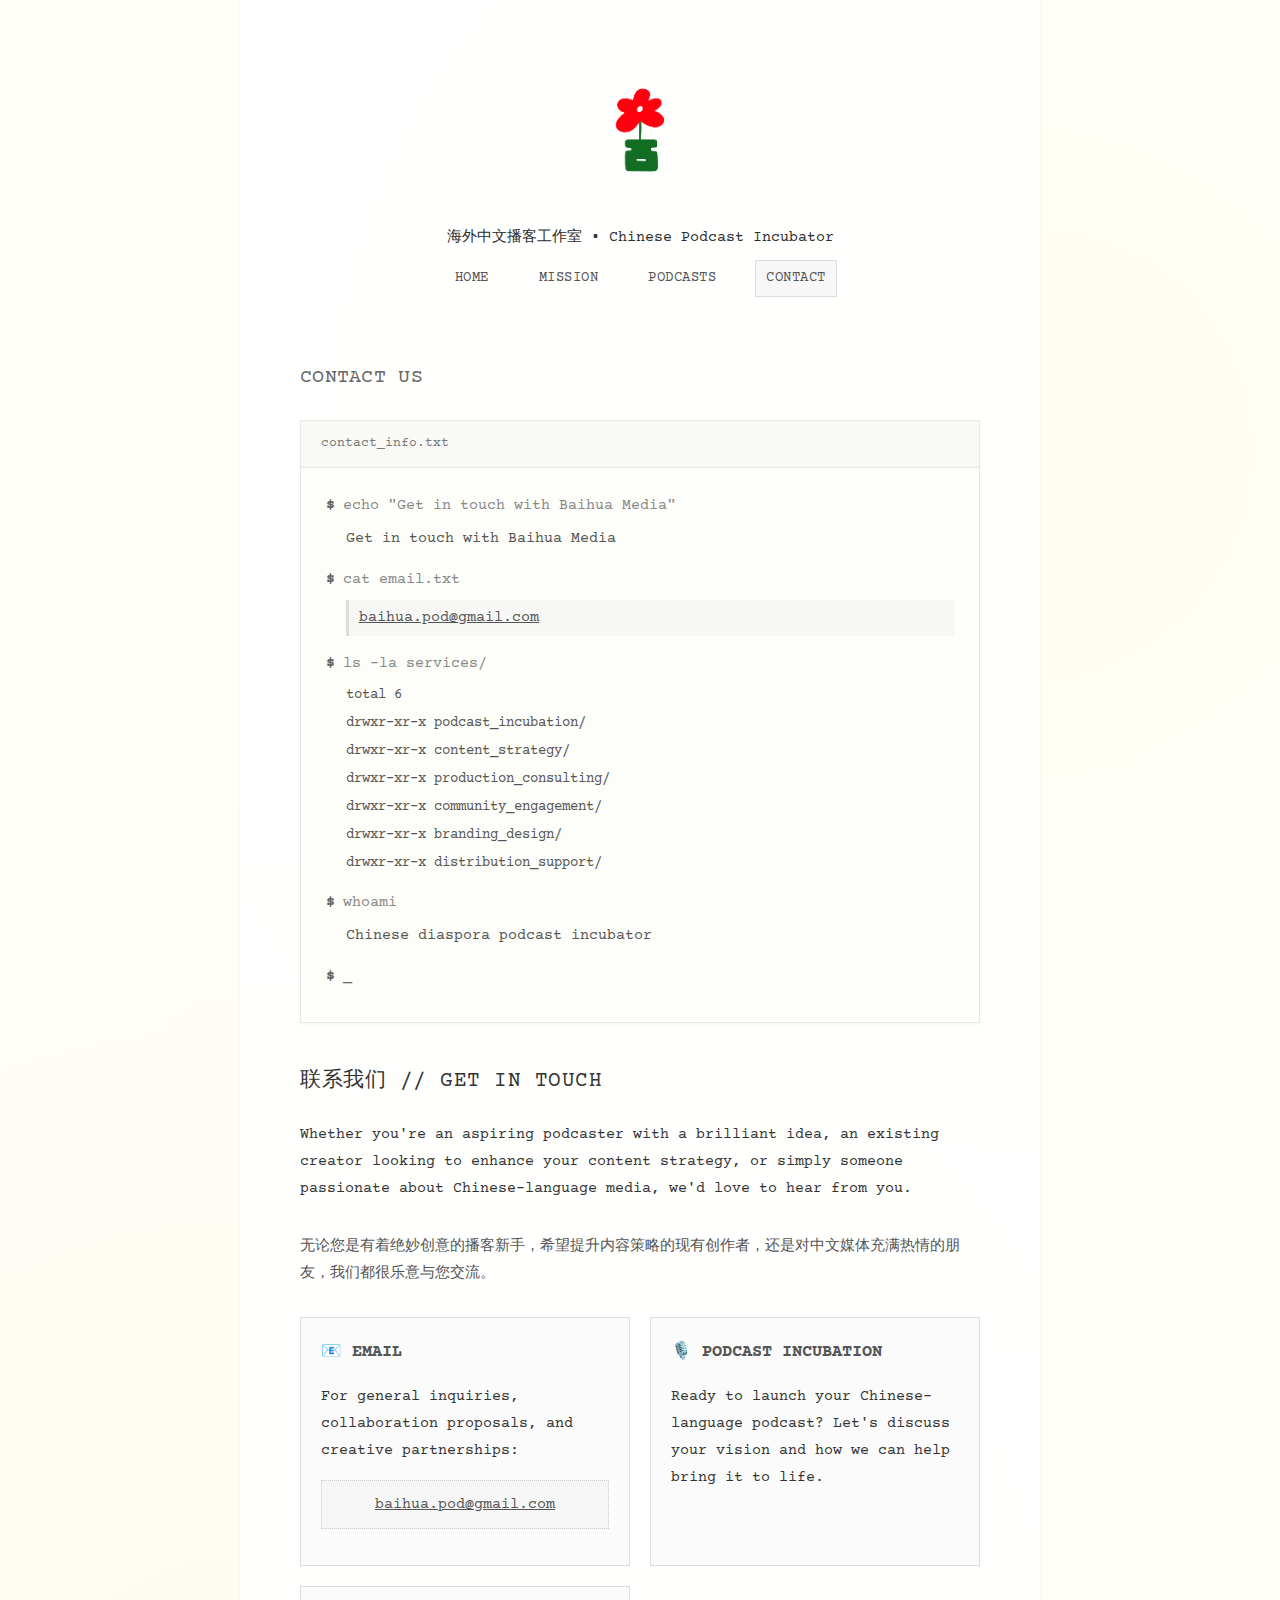
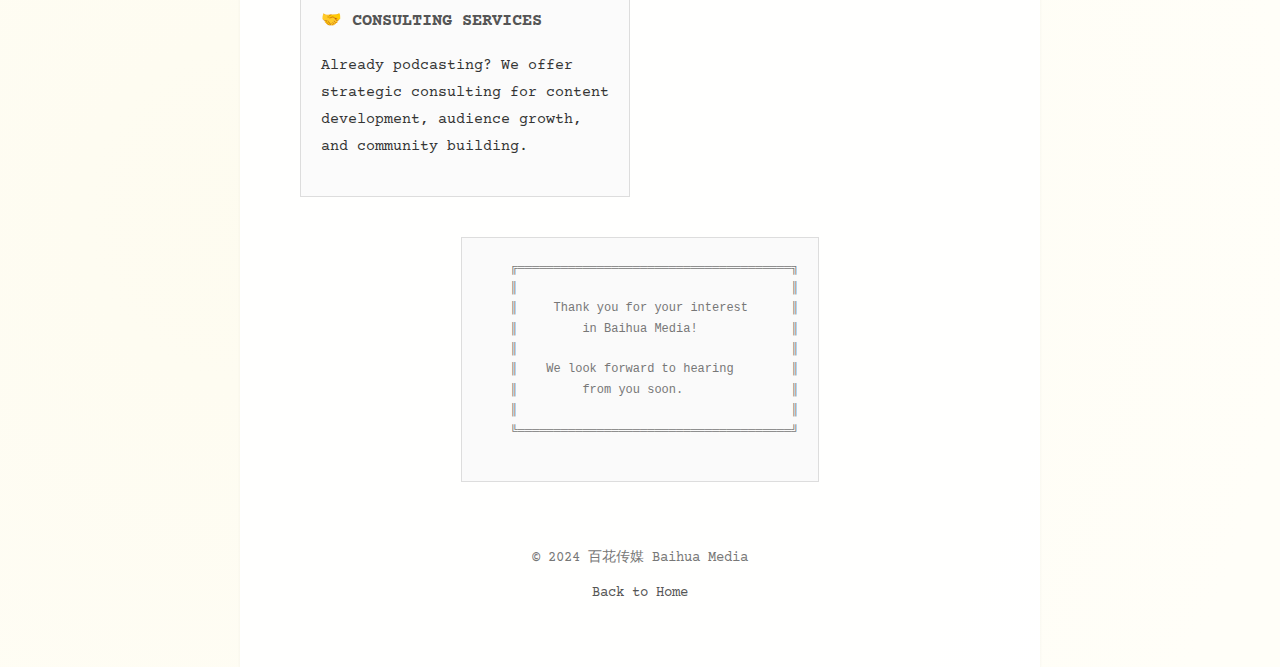
<file: contact.html>
<!DOCTYPE html>
<html lang="en">
<head>
    <meta charset="UTF-8">
    <meta name="viewport" content="width=device-width, initial-scale=1.0">
    <title>Contact - 百花传媒 Baihua Media</title>
    <link rel="preconnect" href="https://fonts.googleapis.com">
    <link rel="preconnect" href="https://fonts.gstatic.com" crossorigin>
    <link href="https://fonts.googleapis.com/css2?family=Courier+Prime:ital,wght@0,400;0,700;1,400&family=Special+Elite&display=swap" rel="stylesheet">
    <link rel="stylesheet" href="style.css">
</head>
<body>
    <div class="container">
        <header>
            <div class="typewriter-header">
                <img src="logo/icon/Icon-color.png" alt="百花传媒 Baihua Media" class="logo">
                <p class="subtitle">海外中文播客工作室 • Chinese Podcast Incubator</p>
            </div>
            <nav>
                <a href="index.html" class="nav-link">HOME</a>
                <a href="index.html#mission" class="nav-link">MISSION</a>
                <a href="index.html#podcasts" class="nav-link">PODCASTS</a>
                <a href="contact.html" class="nav-link active">CONTACT</a>
            </nav>
        </header>

        <main>
            <section class="section">
                <h2 class="section-title">CONTACT US</h2>
                
                <div class="terminal-window">
                    <div class="terminal-header">
                        <span class="terminal-title">contact_info.txt</span>
                    </div>
                    <div class="terminal-content">
                        <div class="contact-info">
                            <p class="contact-line">
                                <span class="prompt">$</span> 
                                <span class="command">echo "Get in touch with Baihua Media"</span>
                            </p>
                            <p class="output">Get in touch with Baihua Media</p>
                            
                            <p class="contact-line">
                                <span class="prompt">$</span> 
                                <span class="command">cat email.txt</span>
                            </p>
                            <p class="output email-highlight">
                                <a href="mailto:baihua.pod@gmail.com" class="email-link">baihua.pod@gmail.com</a>
                            </p>
                            
                            <p class="contact-line">
                                <span class="prompt">$</span> 
                                <span class="command">ls -la services/</span>
                            </p>
                            <div class="output services-list">
                                <p>total 6</p>
                                <p>drwxr-xr-x  podcast_incubation/</p>
                                <p>drwxr-xr-x  content_strategy/</p>
                                <p>drwxr-xr-x  production_consulting/</p>
                                <p>drwxr-xr-x  community_engagement/</p>
                                <p>drwxr-xr-x  branding_design/</p>
                                <p>drwxr-xr-x  distribution_support/</p>
                            </div>
                            
                            <p class="contact-line">
                                <span class="prompt">$</span> 
                                <span class="command">whoami</span>
                            </p>
                            <p class="output">Chinese diaspora podcast incubator</p>
                            
                            <p class="contact-line">
                                <span class="prompt">$</span> 
                                <span class="command typing-command">_</span>
                            </p>
                        </div>
                    </div>
                </div>

                <div class="content-block">
                    <h3 class="subsection-title">联系我们 // GET IN TOUCH</h3>
                    <p>Whether you're an aspiring podcaster with a brilliant idea, an existing creator looking to enhance your content strategy, or simply someone passionate about Chinese-language media, we'd love to hear from you.</p>
                    
                    <p class="chinese-text">无论您是有着绝妙创意的播客新手，希望提升内容策略的现有创作者，还是对中文媒体充满热情的朋友，我们都很乐意与您交流。</p>
                    
                    <div class="contact-methods">
                        <div class="method-card">
                            <h4>📧 EMAIL</h4>
                            <p>For general inquiries, collaboration proposals, and creative partnerships:</p>
                            <p class="contact-detail">
                                <a href="mailto:baihua.pod@gmail.com" class="email-link">baihua.pod@gmail.com</a>
                            </p>
                        </div>
                        
                        <div class="method-card">
                            <h4>🎙️ PODCAST INCUBATION</h4>
                            <p>Ready to launch your Chinese-language podcast? Let's discuss your vision and how we can help bring it to life.</p>
                        </div>
                        
                        <div class="method-card">
                            <h4>🤝 CONSULTING SERVICES</h4>
                            <p>Already podcasting? We offer strategic consulting for content development, audience growth, and community building.</p>
                        </div>
                    </div>
                </div>

                <div class="ascii-art">
                    <pre>
    ╔══════════════════════════════════════╗
    ║                                      ║
    ║     Thank you for your interest      ║
    ║         in Baihua Media!             ║
    ║                                      ║
    ║    We look forward to hearing        ║
    ║         from you soon.               ║
    ║                                      ║
    ╚══════════════════════════════════════╝
                    </pre>
                </div>
            </section>
        </main>

        <footer>
            <div class="footer-content">
                <p>© 2024 百花传媒 Baihua Media</p>
                <p><a href="index.html" class="footer-link">Back to Home</a></p>
            </div>
        </footer>
    </div>

    <script>
        // Typing animation for the command prompt
        document.addEventListener('DOMContentLoaded', function() {
            const typingCommand = document.querySelector('.typing-command');
            
            if (typingCommand) {
                const commands = [
                    'help',
                    'ls podcasts/',
                    'cat mission.txt',
                    'ping creativity',
                    'sudo make-podcast'
                ];
                
                let commandIndex = 0;
                let charIndex = 0;
                
                function typeCommand() {
                    if (charIndex < commands[commandIndex].length) {
                        typingCommand.textContent = commands[commandIndex].substring(0, charIndex + 1) + '_';
                        charIndex++;
                        setTimeout(typeCommand, 150);
                    } else {
                        setTimeout(() => {
                            charIndex = 0;
                            commandIndex = (commandIndex + 1) % commands.length;
                            typeCommand();
                        }, 2000);
                    }
                }
                
                setTimeout(typeCommand, 2000);
            }
        });
    </script>
</body>
</html>
</file>
<file: style.css>
/* Font Face */
@font-face {
    font-family: 'PingFangQiaoMuTi';
    src: url('font/PingFangQiaoMuTi/PingFangQiaoMuTi-2.ttf') format('truetype');
    font-weight: normal;
    font-style: normal;
}

/* Reset and base styles */
* {
    margin: 0;
    padding: 0;
    box-sizing: border-box;
}

body {
    font-family: 'Courier Prime', 'Noto Serif SC', monospace;
    background-color: #fffef8;
    color: #2d2d2d;
    line-height: 1.7;
    font-size: 15px;
    background-image: 
        radial-gradient(circle at 20% 80%, rgba(252, 248, 227, 0.4) 0%, transparent 50%),
        radial-gradient(circle at 80% 20%, rgba(255, 251, 235, 0.4) 0%, transparent 50%);
    min-height: 100vh;
    overflow-x: hidden;
}

/* Container */
.container {
    max-width: 800px;
    margin: 0 auto;
    padding: 50px 60px;
    background-color: rgba(255, 255, 255, 0.9);
    border: none;
    border-radius: 0;
    box-shadow: 0 1px 3px rgba(0, 0, 0, 0.05);
    position: relative;
}

.container::before {
    content: none;
}

/* Header */
header {
    text-align: center;
    margin-bottom: 40px;
    padding-bottom: 25px;
}

.logo {
    max-width: 160px;
    height: auto;
    margin-bottom: 5px;
}

.subtitle-chinese {
    font-size: 1.1em;
    color: #555;
    font-style: normal;
    font-family: 'Noto Serif SC', 'Courier Prime', serif;
    letter-spacing: 0.5px;
    font-weight: 400;
    margin-top: 2px;
    margin-bottom: 4px;
}

.dots-sequence {
    color: #888;
}

.dot-1 {
    animation: dot-1-blink 2s infinite;
}

.dot-2 {
    animation: dot-2-blink 2s infinite;
}

.dot-3 {
    animation: dot-3-blink 2s infinite;
}

.subtitle-english {
    font-size: 0.95em;
    color: #888;
    font-style: normal;
    font-family: 'Noto Serif SC', serif;
    letter-spacing: 0.3px;
    font-weight: 400;
    margin-bottom: 0;
}

/* Navigation */
nav {
    margin-top: 10px;
    display: flex;
    justify-content: center;
    gap: 28px;
    flex-wrap: wrap;
}

.nav-link {
    color: #555;
    text-decoration: none;
    font-weight: normal;
    font-size: 0.9em;
    padding: 6px 10px;
    border: 1px solid transparent;
    transition: color 0.2s ease;
    letter-spacing: 0.5px;
    font-family: 'Courier Prime', monospace;
}

.nav-link:hover {
    color: #333;
    border: none;
    background-color: transparent;
}



/* Sections */
.section {
    margin-bottom: 35px;
    padding: 0;
}

.section-title {
    font-family: 'Courier Prime', monospace;
    font-size: 1.3em;
    color: #666;
    margin-bottom: 25px;
    text-align: left;
    font-weight: normal;
    letter-spacing: 0.3px;
    position: relative;
}



.subsection-title {
    font-family: 'Courier Prime', 'Noto Serif SC', monospace;
    font-size: 1.4em;
    color: #333;
    margin: 30px 0 20px 0;
    font-weight: normal;
    letter-spacing: 0.5px;
    position: relative;
    text-align: left;
}

/* Terminal Window */
.terminal-window {
    border: 1px solid #e8e8e8;
    background-color: rgba(252, 252, 248, 0.8);
    margin-bottom: 40px;
    box-shadow: 0 1px 3px rgba(0, 0, 0, 0.05);
}

.terminal-header {
    background-color: rgba(248, 248, 245, 0.9);
    color: #777;
    padding: 12px 20px;
    font-weight: normal;
    font-size: 0.85em;
    border-bottom: 1px solid #e8e8e8;
}

.terminal-title {
    font-family: 'Courier Prime', monospace;
}

.terminal-content {
    padding: 25px;
}

.typing-text {
    color: #444;
    font-weight: normal;
    margin-bottom: 15px;
}

.typing-text::after {
    content: '_';
    animation: blink 1.2s infinite;
    color: #888;
}

@keyframes blink {
    0%, 50% { opacity: 1; }
    51%, 100% { opacity: 0; }
}

@keyframes dot-1-blink {
    0%, 16% { opacity: 1; }
    17%, 100% { opacity: 0.3; }
}

@keyframes dot-2-blink {
    0%, 16% { opacity: 0.3; }
    17%, 33% { opacity: 1; }
    34%, 100% { opacity: 0.3; }
}

@keyframes dot-3-blink {
    0%, 33% { opacity: 0.3; }
    34%, 50% { opacity: 1; }
    51%, 100% { opacity: 0.3; }
}

/* Content blocks */
.content-block {
    background-color: transparent;
    border: none;
    padding: 0;
    margin-bottom: 30px;
    line-height: 1.8;
}

.content-block p {
    margin-bottom: 16px;
    color: #333;
}

.chinese-text {
    color: #555 !important;
    font-style: normal;
    padding-top: 15px;
    margin-top: 15px;
    font-family: 'Noto Serif SC', 'Courier Prime', serif;
}

.contact-email {
    margin-top: 12px;
    padding: 8px 0;
}

.email-text {
    color: #444;
    font-family: 'Courier Prime', monospace;
}

/* Podcast grid */
.podcast-grid {
    display: grid;
    grid-template-columns: repeat(3, minmax(0, 1fr));
    gap: 18px;
    margin-top: 18px;
}

.podcast-card {
    border: none;
    background-color: transparent;
    padding: 0;
    margin: 0; /* grid controls spacing */
    transition: transform 0.2s ease;
    position: relative;
}

.podcast-card:hover {
    transform: translateY(-1px);
}

.podcast-cover {
    width: 100%;
    aspect-ratio: 1 / 1;
    object-fit: cover;
    border: 1px solid #ddd;
    background-color: #fafafa;
    margin-bottom: 6px;
}

.podcast-cover-link:hover .podcast-cover {
    border-color: #bbb;
}

/* Responsive columns */
@media (max-width: 1024px) {
    .podcast-grid { grid-template-columns: repeat(2, minmax(0, 1fr)); }
}

@media (max-width: 600px) {
    .podcast-grid { grid-template-columns: 1fr; }
}
.podcast-card:hover {
    transform: none;
}

.podcast-card h3 {
    font-family: 'Courier Prime', 'Noto Serif SC', monospace;
    font-size: 1.05em;
    margin-bottom: 6px;
    line-height: 1.4;
    font-weight: normal;
}

.podcast-card h3 a {
    color: #333;
    text-decoration: none;
    position: relative;
    transition: color 0.2s ease;
    cursor: pointer;
}

.podcast-card h3 a::after {
    content: '';
    position: absolute;
    left: 0;
    bottom: -2px;
    width: 0%;
    height: 1px;
    background: #bbb;
    transition: width 0.25s ease;
}

.podcast-card h3 a:hover {
    color: #222;
}

.podcast-card h3 a:hover::after {
    width: 100%;
}

.podcast-desc {
    color: #666;
    margin-bottom: 10px;
    font-size: 0.88em;
    line-height: 1.55;
    font-family: 'Noto Serif SC', 'Courier Prime', serif;
}

.podcast-links {
    display: inline-flex;
    gap: 6px;
    flex-wrap: nowrap;
    white-space: nowrap;
}

.podcast-links a {
    color: #666;
    text-decoration: none;
    font-size: 0.72em;
    padding: 2px 7px;
    border: 1px solid #e0e0e0;
    transition: background-color 0.2s ease, border-color 0.2s ease;
    font-family: 'Courier Prime', monospace;
    background-color: rgba(250, 250, 250, 0.5);
}

.podcast-links a:hover {
    background-color: rgba(245, 245, 245, 0.9);
    border-color: #bbb;
    color: #444;
}

/* Footer */
footer {
    padding-top: 25px;
    margin-top: 40px;
    text-align: center;
}

.footer-content p {
    margin-bottom: 12px;
    color: #777;
    font-size: 0.9em;
    font-family: 'Courier Prime', monospace;
}

.footer-link {
    color: #555;
    text-decoration: none;
    transition: color 0.3s ease;
}

.footer-link:hover {
    color: #333;
}

/* Responsive design */
@media (max-width: 768px) {
    .container {
        margin: 10px;
        padding: 15px;
    }
    
    .typewriter-header h1 {
        font-size: 2em;
        letter-spacing: 2px;
    }
    
    .typewriter-header h2 {
        font-size: 1em;
    }
    
    nav {
        gap: 20px;
    }
    
    .nav-link {
        font-size: 0.8em;
        padding: 5px 8px;
    }
    
    .section-title {
        font-size: 1.5em;
    }
    
    .podcast-grid {
        grid-template-columns: 1fr;
        gap: 20px;
    }
    
    .podcast-links {
        justify-content: center;
    }
}

@media (max-width: 480px) {
    body {
        font-size: 13px;
    }
    
    .typewriter-header h1 {
        font-size: 1.8em;
        letter-spacing: 1px;
    }
    
    nav {
        flex-direction: column;
        align-items: center;
        gap: 15px;
    }
    
    .content-block {
        padding: 15px;
    }
    
    .podcast-card {
        padding: 15px;
    }
}

/* Glitch effect for special elements */
.glitch {
    animation: glitch 2s infinite;
}

@keyframes glitch {
    0% { transform: translate(0); }
    20% { transform: translate(-2px, 2px); }
    40% { transform: translate(-2px, -2px); }
    60% { transform: translate(2px, 2px); }
    80% { transform: translate(2px, -2px); }
    100% { transform: translate(0); }
}

/* Scrollbar styling */
::-webkit-scrollbar {
    width: 8px;
}

::-webkit-scrollbar-track {
    background: #f8f8f8;
}

::-webkit-scrollbar-thumb {
    background: #ccc;
    border-radius: 0;
}

::-webkit-scrollbar-thumb:hover {
    background: #999;
}

/* Selection styling */
::selection {
    background-color: rgba(255, 235, 180, 0.8);
    color: #333;
}

/* Link styling */
a {
    color: #555;
    transition: all 0.3s ease;
}

a:hover {
    text-shadow: 0 0 5px currentColor;
}

/* Contact page specific styles */
.nav-link.active {
    border: 1px solid #ddd;
    background-color: rgba(240, 240, 240, 0.5);
    box-shadow: none;
}

.contact-info {
    font-family: 'Courier Prime', monospace;
}

.contact-line {
    margin-bottom: 8px;
    display: flex;
    align-items: center;
}

.prompt {
    color: #666;
    font-weight: bold;
    margin-right: 8px;
}

.command {
    color: #888;
}

.output {
    color: #555;
    margin-bottom: 15px;
    margin-left: 20px;
}

.email-highlight {
    background-color: rgba(245, 245, 245, 0.8);
    padding: 5px 10px;
    border-left: 3px solid #ddd;
}

.services-list p {
    margin-bottom: 5px;
    font-size: 0.9em;
}

.typing-command {
    color: #666;
    animation: blink 1s infinite;
}

.contact-methods {
    display: grid;
    grid-template-columns: repeat(auto-fit, minmax(250px, 1fr));
    gap: 20px;
    margin-top: 30px;
}

.method-card {
    border: 1px solid #ddd;
    background-color: rgba(250, 250, 250, 0.8);
    padding: 20px;
    transition: all 0.3s ease;
}

.method-card:hover {
    box-shadow: 0 2px 10px rgba(0, 0, 0, 0.1);
    transform: translateY(-2px);
}

.method-card h4 {
    color: #555;
    font-family: 'Courier Prime', monospace;
    margin-bottom: 15px;
    font-size: 1.1em;
}

.contact-detail {
    background-color: rgba(245, 245, 245, 0.8);
    padding: 10px;
    border: 1px dotted #ccc;
    margin-top: 10px;
    text-align: center;
}

.ascii-art {
    margin-top: 40px;
    text-align: center;
}

.ascii-art pre {
    color: #777;
    font-size: 0.8em;
    background-color: rgba(245, 245, 245, 0.5);
    padding: 20px;
    border: 1px solid #ddd;
    display: inline-block;
} 

/* Overrides for podcast card alignment */
.podcast-card {
    display: flex;
    flex-direction: column;
}

.podcast-links {
    margin-top: auto;
}
</file>
